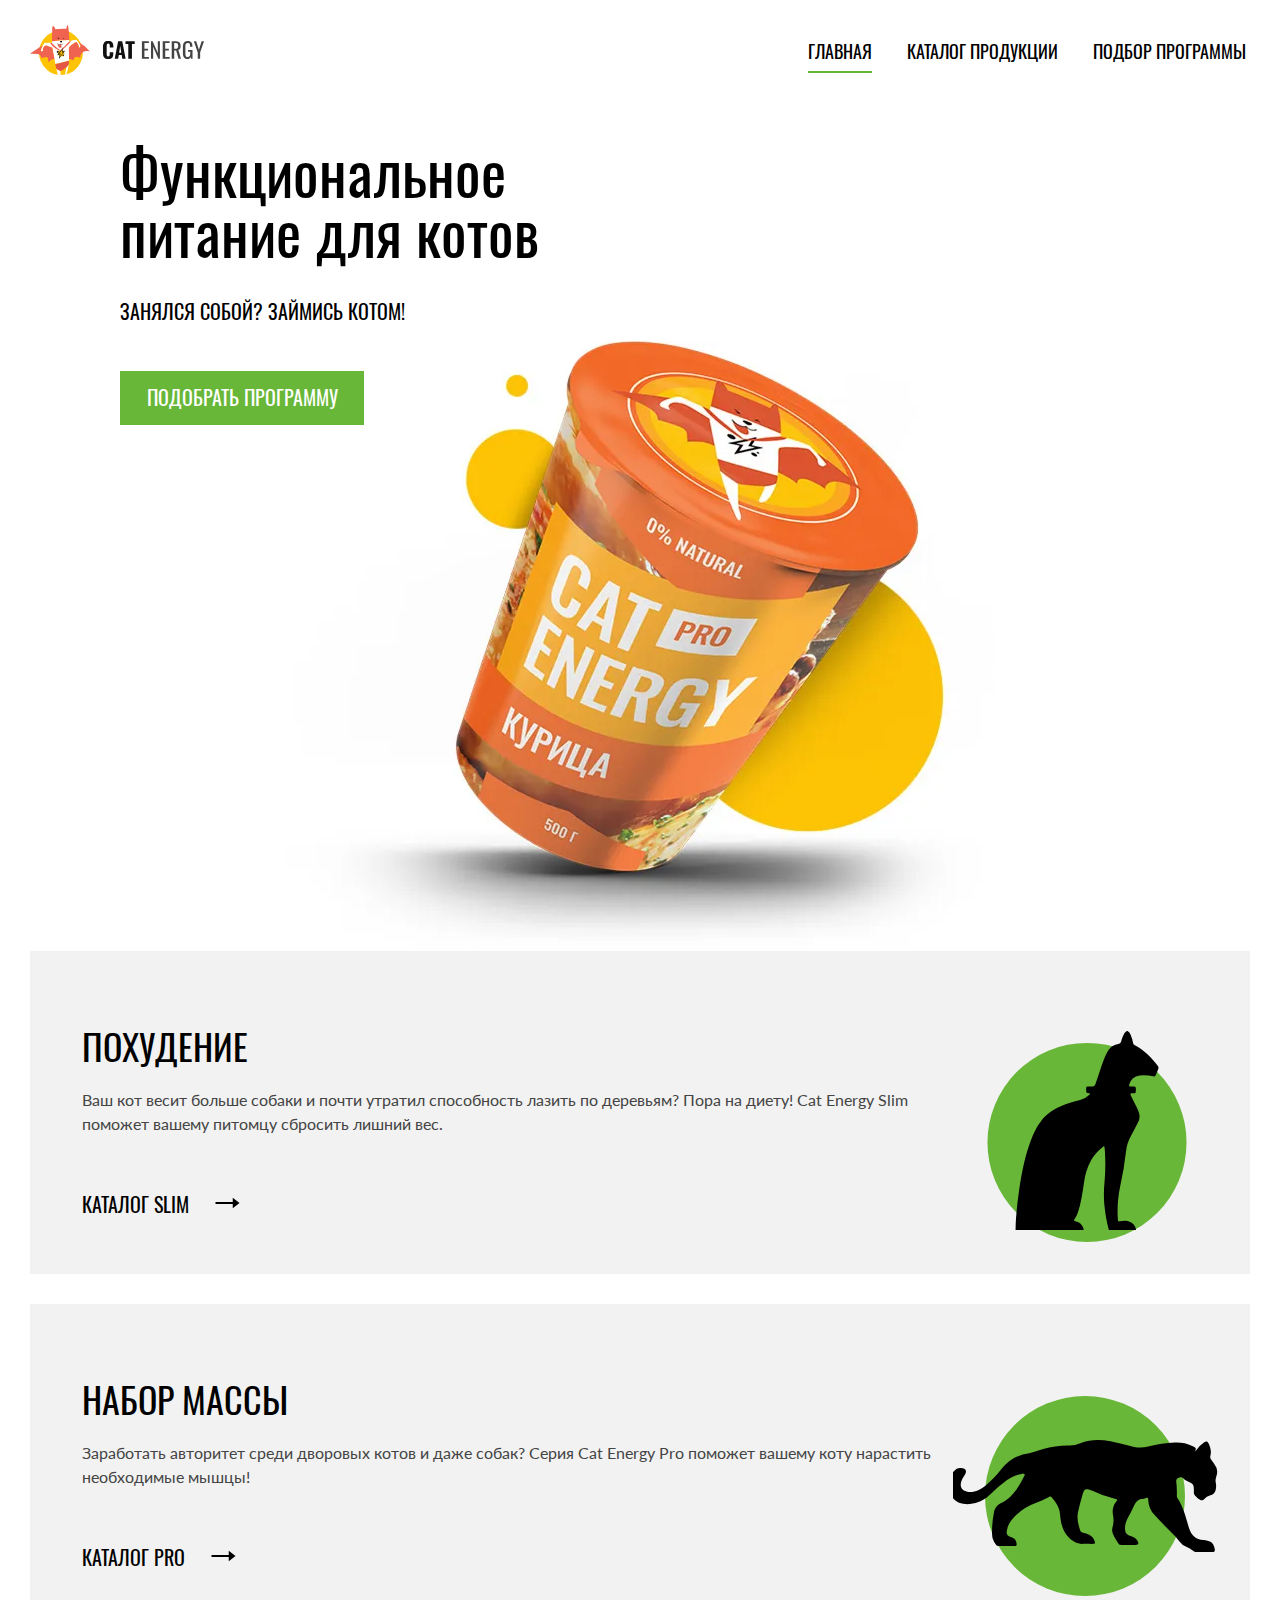
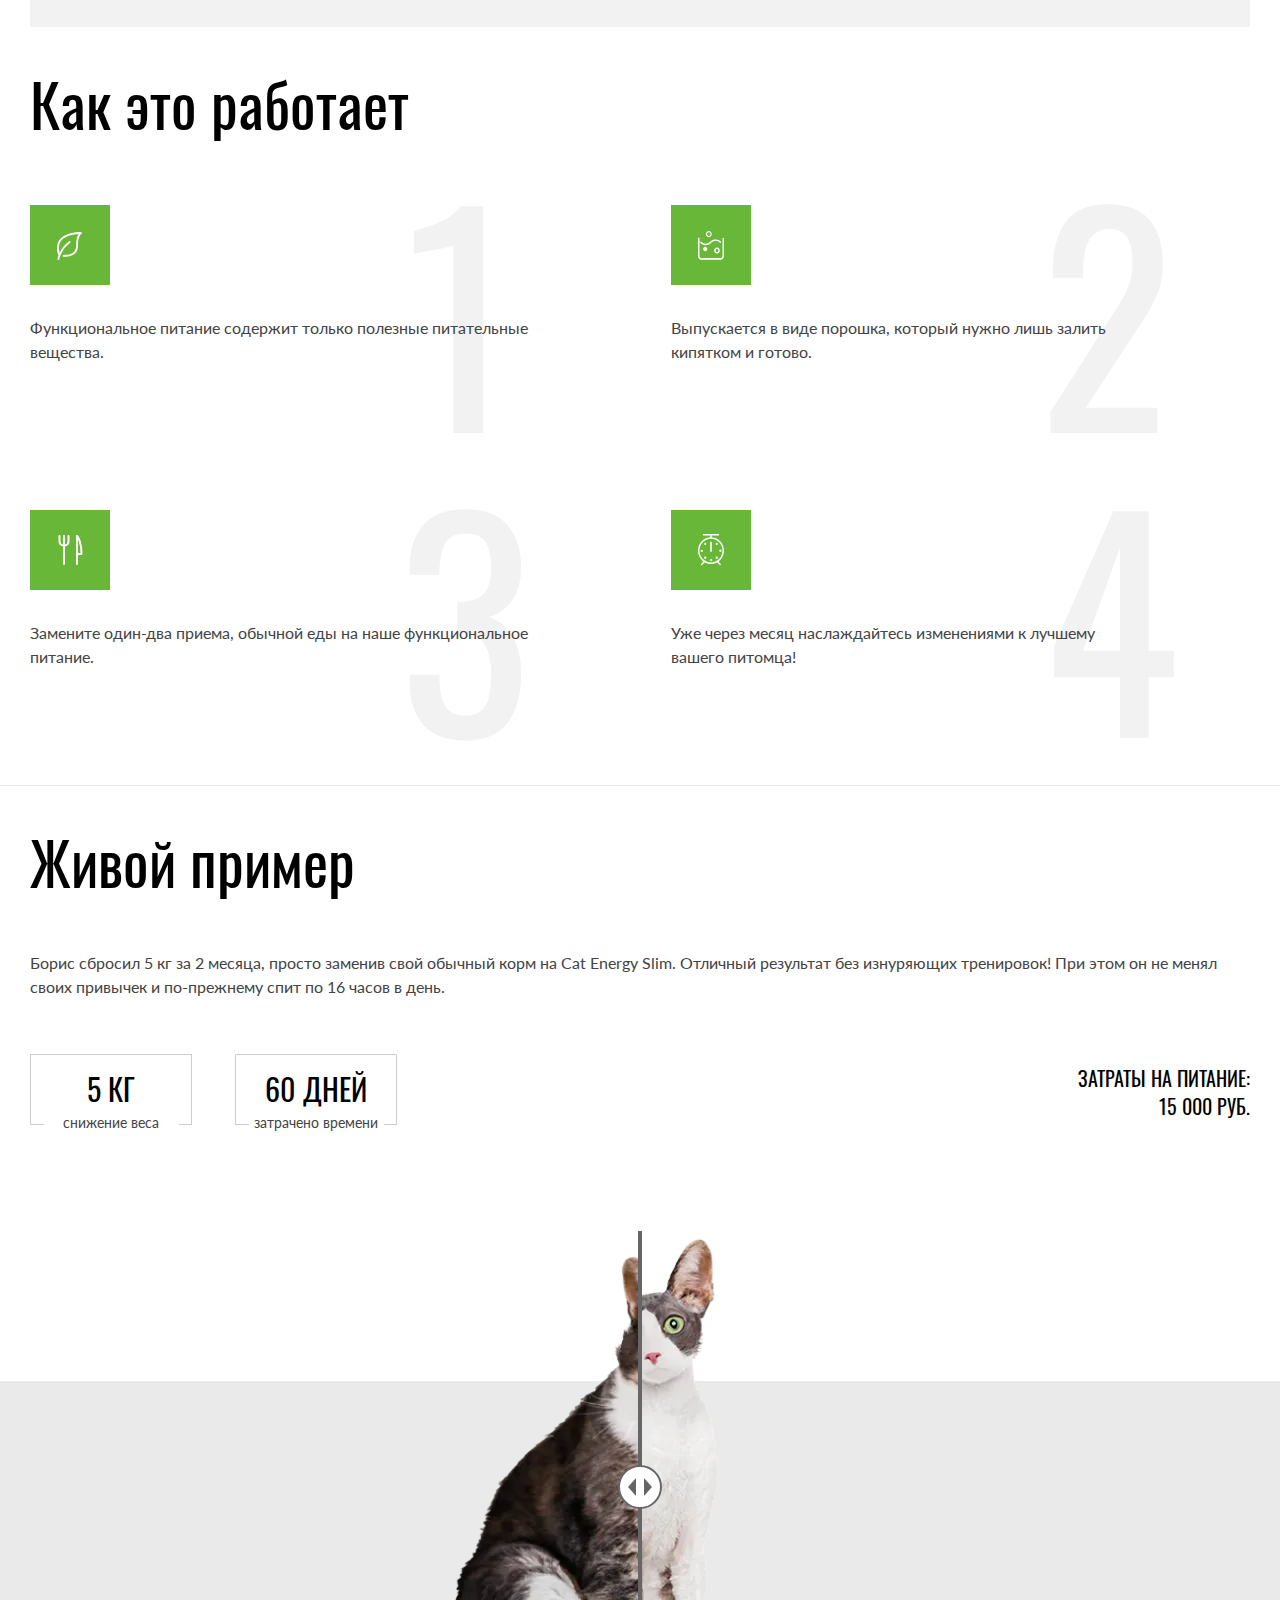
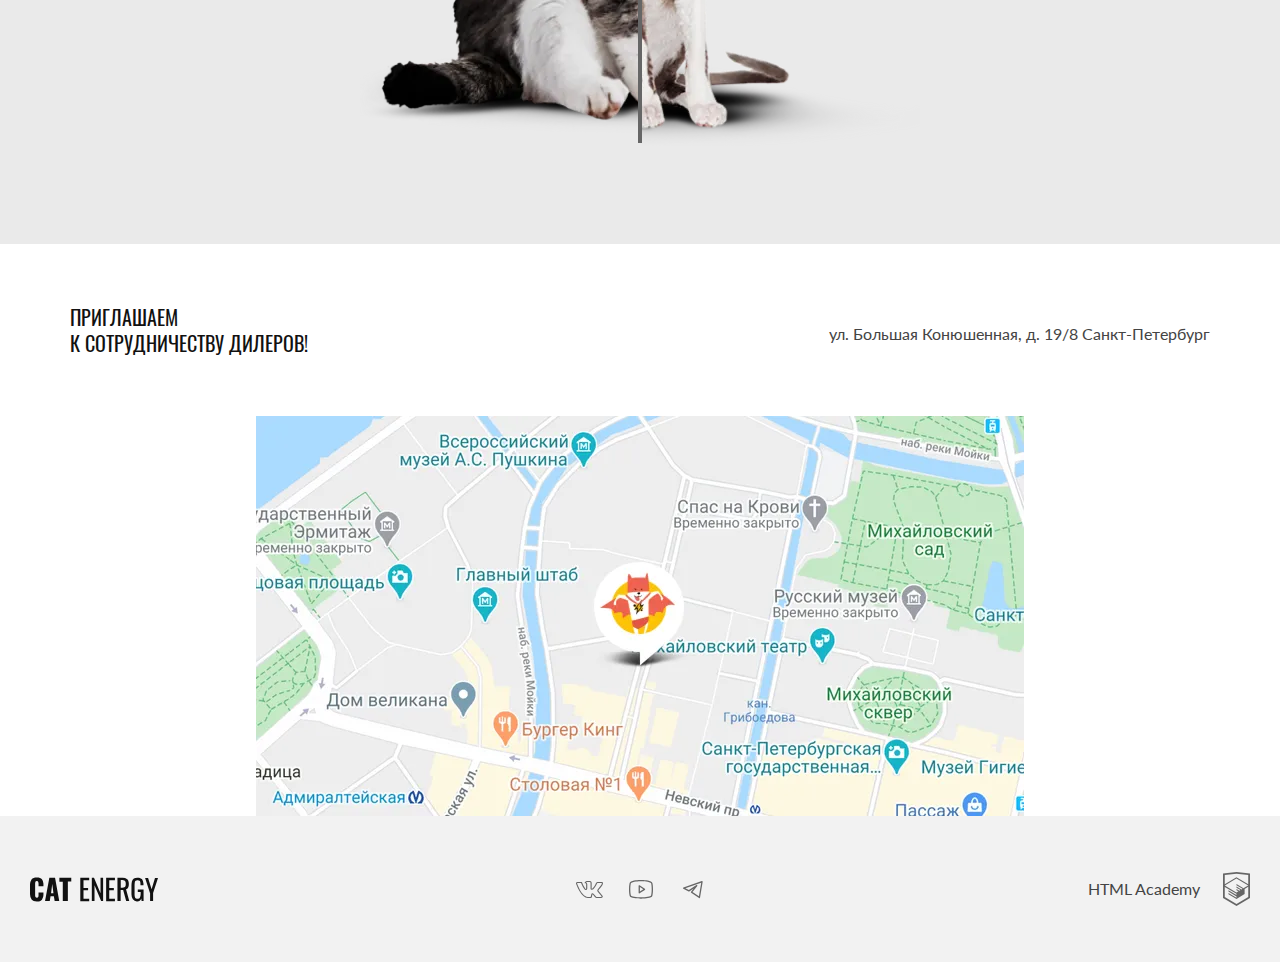
<file: index.html>
<!DOCTYPE html><html class="page" lang="ru"><head><meta charset="UTF-8"><title>Магазин кормов "Cat Energy"</title><link rel="icon" href="favicon.ico"><link rel="icon" href="favicons/favicon-cat.svg" type="image/svg+xml"><link rel="apple-touch-icon" sizes="180x180" href="/apple-icon-180x180.png"><link rel="manifest" href="manifest.webmanifest"><meta name="viewport" content="width=device-width,initial-scale=1"><link rel="stylesheet" href="styles/styles.css"><script src="scripts/index.js" defer="defer"></script><link rel="preload" href="./fonts/lato/Lato-Regular.woff2" type="font/woff2" as="font" crossorigin="anonymous"><link rel="preload" href="./fonts/oswald/oswaldregular.woff2" type="font/woff2" as="font" crossorigin="anonymous"></head><body class="page__body"><header class="main-header"><a class="main-header__logo" href="index.html"><picture><source type="image/svg+xml" media="(min-width:1440px)" srcset="images/logo-desktop.svg" width="202" height="59"><source type="image/svg+xml" media="(min-width:768px)" srcset="images/logo-tablet.svg" width="174" height="50"><img class="main-header__logo-image" src="images/logo-mobile.svg" width="33" height="38" alt="Сайт кормов Кэт Энерджи"></picture></a><a class="main-header__logo-name" href="index.html"><picture><img class="main-header__logo-image-name" src="images/logo-name.svg" width="110" height="19" alt="Сайт кормов Кэт Энерджи"></picture></a><nav class="main-nav"><button class="main-nav__toggle" type="button"><span class="visually-hidden">Открыть меню</span></button><ul class="main-nav__list site-list site-list--index"><li class="site-list__item site-list__item--active"><a class="site-list__link" href="index.html">Главная</a></li><li class="site-list__item"><a class="site-list__link" href="catalog.html">Каталог продукции</a></li><li class="site-list__item"><a class="site-list__link" href="#">Подбор программы</a></li></ul></nav></header><main class="main-container"><section class="main-container__hero hero"><div class="hero__wrapper"><div class="hero__container"><h1 class="hero__title">Функциональное питание для котов</h1><p class="hero__description">Занялся собой? Займись котом!</p></div></div><div class="hero__button-wrapper"><a class="hero__button button" href="#">Подобрать программу</a></div></section><section class="main-container__advantages advantages"><div class="advantages__container"><h2 class="visually-hidden">Наши преимущества</h2><ul class="advantages__list"><li class="advantages__item advantages__item--slim"><h3 class="advantages__item-title">Похудение</h3><p class="advantages__item-description">Ваш кот весит больше собаки и почти утратил способность лазить по деревьям? Пора на диету! Cat Energy Slim поможет вашему питомцу сбросить лишний вес.</p><a class="advantages__item-link" href="#">каталог Slim</a></li><li class="advantages__item advantages__item--pro"><h3 class="advantages__item-title">Набор массы</h3><p class="advantages__item-description">Заработать авторитет среди дворовых котов и даже собак? Серия Cat Energy Pro поможет вашему коту нарастить необходимые мышцы!</p><a class="advantages__item-link" href="#">каталог Pro</a></li></ul></div></section><section class="main-container__details details"><div class="details__container"><h2 class="details__title">Как это работает</h2><ul class="details__list"><li class="details__item details__item--use"><p class="details__item-description">Функциональное питание содержит только полезные питательные вещества.</p></li><li class="details__item details__item--compound"><p class="details__item-description">Выпускается в виде порошка, который нужно лишь залить кипятком и готово.</p></li><li class="details__item details__item--eat"><p class="details__item-description">Замените один-два приема, обычной еды на наше функциональное питание.</p></li><li class="details__item details__item--change"><p class="details__item-description">Уже через месяц наслаждайтесь изменениями к лучшему вашего&nbsp;питомца!</p></li></ul></div></section><section class="main-container__example example"><h2 class="example__title"><span class="example__title-box">Живой пример</span></h2><div class="example__container"><div class="example__wrapper"><p class="example__description">Борис сбросил 5 кг за 2 месяца, просто заменив свой обычный корм на Cat Energy Slim. Отличный результат без изнуряющих тренировок! При этом он не менял своих привычек и по-прежнему спит по 16 часов в день.</p><div class="example__canon canon"><dl class="canon__list"><div class="canon__wrapper"><dt class="canon__item-name">5 кг</dt><dd class="canon__item-description">снижение веса</dd></div><div class="canon__wrapper"><dt class="canon__item-name">60 дней</dt><dd class="canon__item-description">затрачено времени</dd></div></dl><dl class="canon__list-price"><dt class="canon__item-name-price">15 000 руб.</dt><dd class="canon__item-description-price">Затраты на питание:</dd></dl></div></div><div class="example__slider slider"><ul class="slider__list"><li class="slider__lever slider__lever--before"><picture><source type="image/webp" media="(min-width: 768px)" srcset="images/cat-tablet-before@1x.webp, images/cat-tablet-before@2x.webp 2x" width="560" height="512"><source type="image/webp" srcset="images/cat-mobile-before@1x.webp, images/cat-mobile-before@2x.webp 2x" width="280" height="256"><source media="(min-width:768px)" srcset="images/cat-tablet-before@1x.png, images/cat-tablet-before@2x.png 2x" type="image/png" width="560" height="512"><img class="slider__image" src="images/cat-mobile-before@1x.png" srcset="images/cat-mobile-before@2x.png 2x" alt="Пример" width="280" height="256"></picture></li><li class="slider__lever slider__lever--after"><picture><source type="image/webp" media="(min-width: 768px)" srcset="images/cat-tablet-after@1x.webp, images/cat-tablet-after@2x.webp 2x" width="560" height="512"><source type="image/webp" srcset="images/cat-mobile-after@1x.webp, images/cat-mobile-after@2x.webp 2x" width="280" height="256"><source media="(min-width:768px)" srcset="images/cat-tablet-after@1x.png, images/cat-tablet-after@2x.png 2x" type="image/png" width="560" height="512"><img class="slider__image" src="images/cat-mobile-after@1x.png" srcset="images/cat-mobile-after@2x.png 2x" alt="Пример" width="280" height="256"></picture></li></ul><button class="slider__toggle" type="button"><span class="visually-hidden">Кот до/после</span> <span class="slider__toggle-bg"></span></button></div></div></section></main><footer class="footer"><section class="footer__address"><h2 class="visually-hidden">Адрес</h2><div class="footer__box footer-box"><p class="footer-box__engagement">Приглашаем<br>к сотрудничеству дилеров!</p><address class="footer-box__address">ул. Большая Конюшенная, д. 19/8 <span class="footer-box__city">Санкт-Петербург</span></address></div><div class="footer__map map"><div class="map__google"><iframe src="https://www.google.com/maps/embed?pb=!1m18!1m12!1m3!1d1998.6037861610246!2d30.3230474!3d59.9387165!2m3!1f0!2f0!3f0!3m2!1i1024!2i768!4f13.1!3m3!1m2!1s0x4696310fca145cc1%3A0x42b32648d8238007!2z0JHQvtC70YzRiNCw0Y8g0JrQvtC90Y7RiNC10L3QvdCw0Y8g0YPQuy4sIDE5LzgsINCh0LDQvdC60YIt0J_QtdGC0LXRgNCx0YPRgNCzLCAxOTExODY!5e0!3m2!1sru!2sru!4v1723045613758!5m2!1sru!2sru" width="600" height="450" style="border:0;" allowfullscreen="" loading="lazy" referrerpolicy="no-referrer-when-downgrade"></iframe></div><div class="map__picture"><picture><source type="image/webp" media="(min-width:1440px)" srcset="images/location-desktop@1x.webp, images/location-desktop@2x.webp 2x" width="1440" height="400"><source type="image/webp" media="(min-width:768px)" srcset="images/location-tablet@1x.webp, images/location-tablet@2x.webp 2x" width="768" height="400"><source type="image/webp" srcset="images/location-mobile@1x.webp, images/location-mobile@2x.webp 2x" width="320" height="362"><source type="image/jpeg" media="(min-width:1440px)" srcset="images/location-desktop@1x.jpg, images/location-desktop@2x.jpg 2x" width="1440" height="400"><source type="image/jpeg" media="(min-width:768px)" srcset="images/location-tablet@1x.jpg, images/location-tablet@2x.jpg 2x" width="768" height="400"><img class="map__image" src="images/location-mobile@1x.jpg" srcset="images/location-mobile@2x.jpg 2x" alt="Карта" width="320" height="362"></picture></div></div></section><section class="footer__links"><h2 class="visually-hidden">Ссылки CAT ENERGY</h2><a class="footer__links-logo" href="index.html"><span class="visually-hidden">Логотип CAT ENERGY</span></a><div class="footer__social social"><ul class="social__list"><li class="social__item"><a class="social__link social__link--vkontakte" href="#"><span class="visually-hidden">ВКонтакте</span></a></li><li class="social__item"><a class="social__link social__link--youtube" href="#"><span class="visually-hidden">Ютуб</span></a></li><li class="social__item"><a class="social__link social__link--telegram" href="#"><span class="visually-hidden">Телеграм</span></a></li></ul></div><a class="footer__academy-link" href="https://htmlacademy.ru/">HTML Academy</a></section></footer></body></html>
</file>
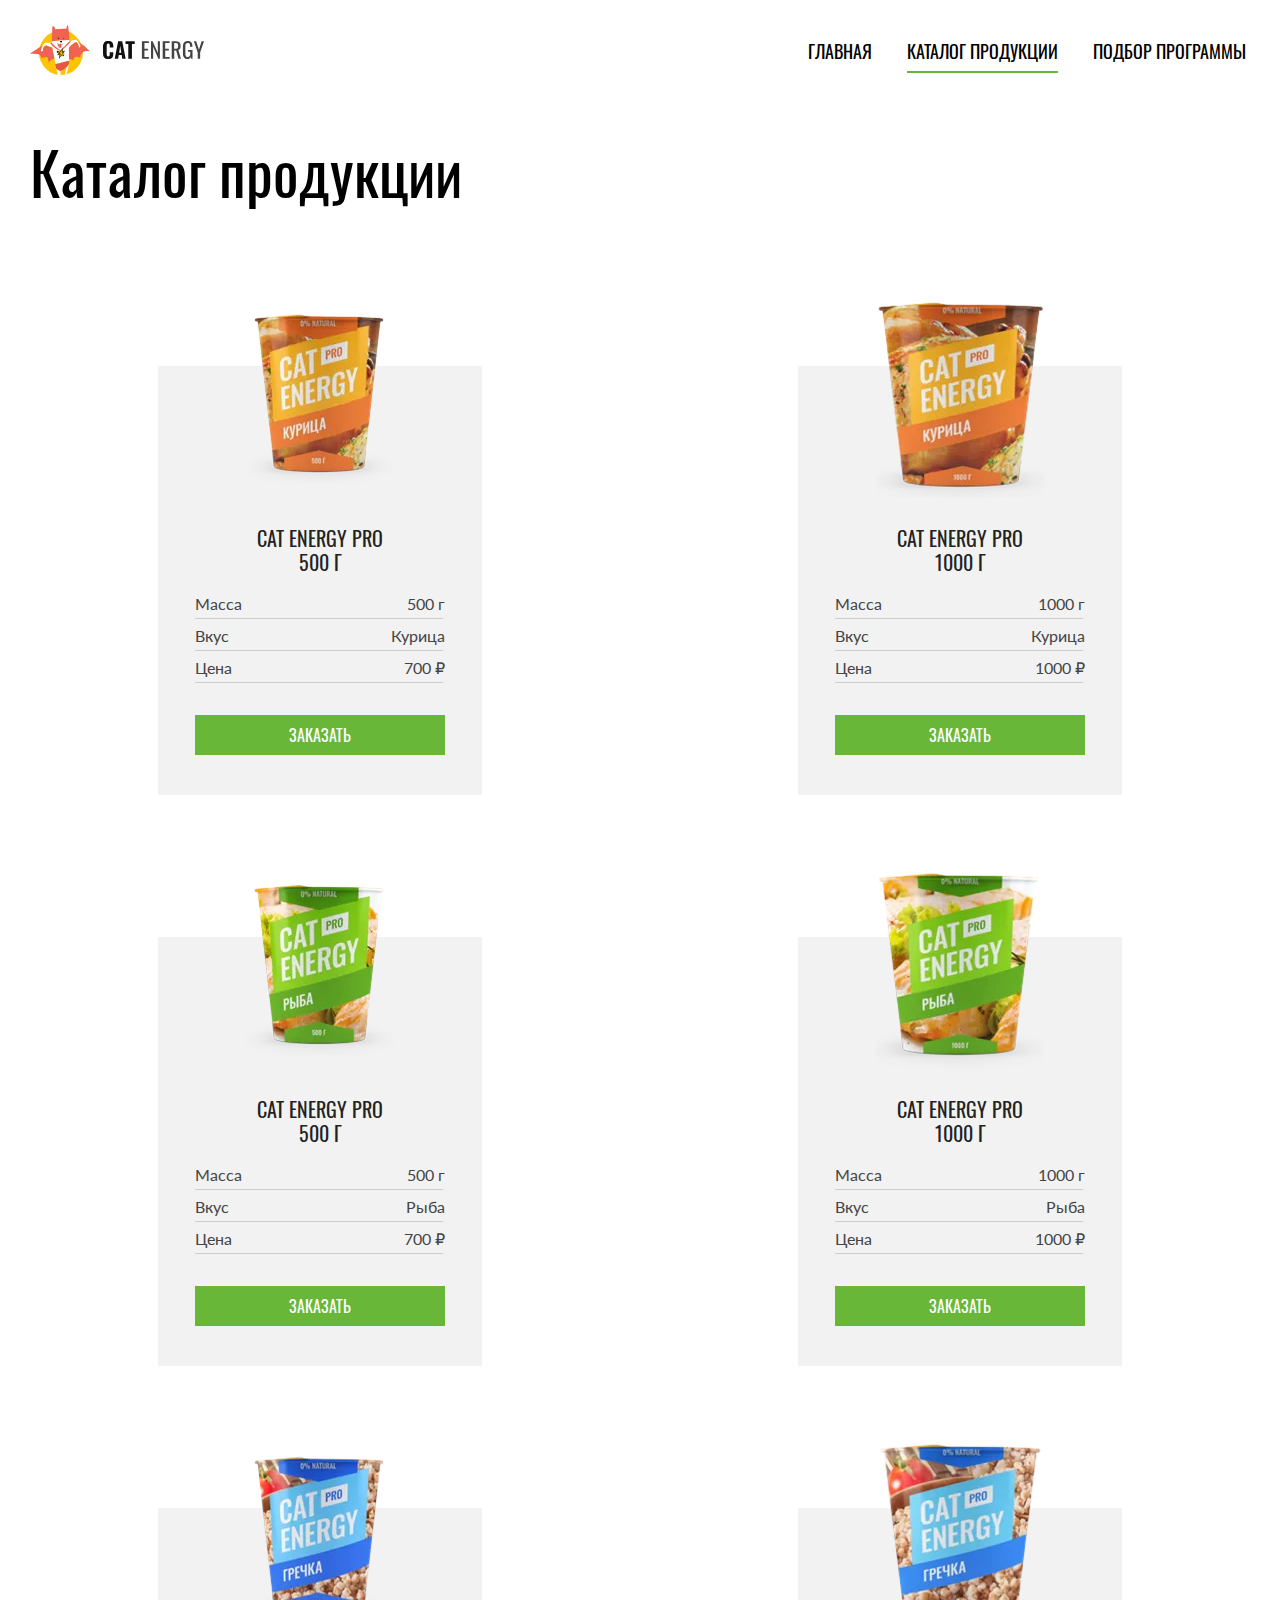
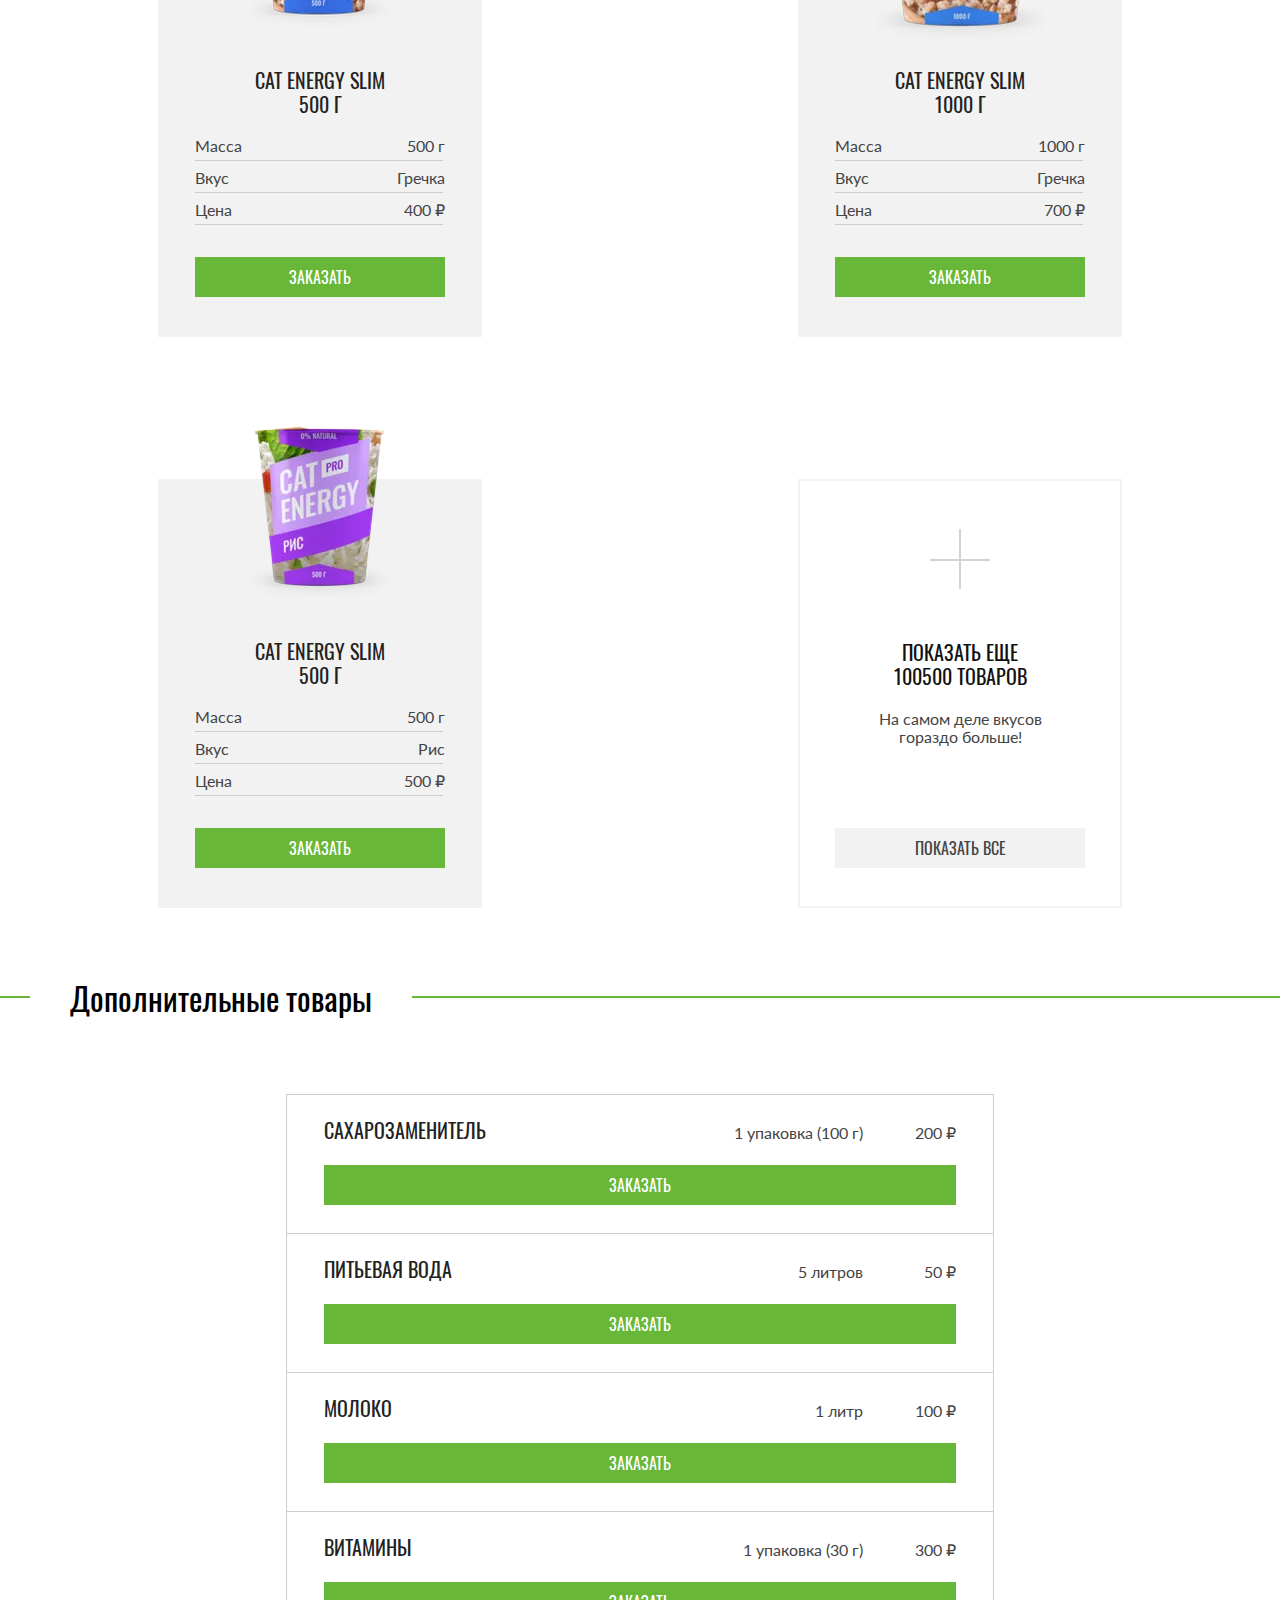
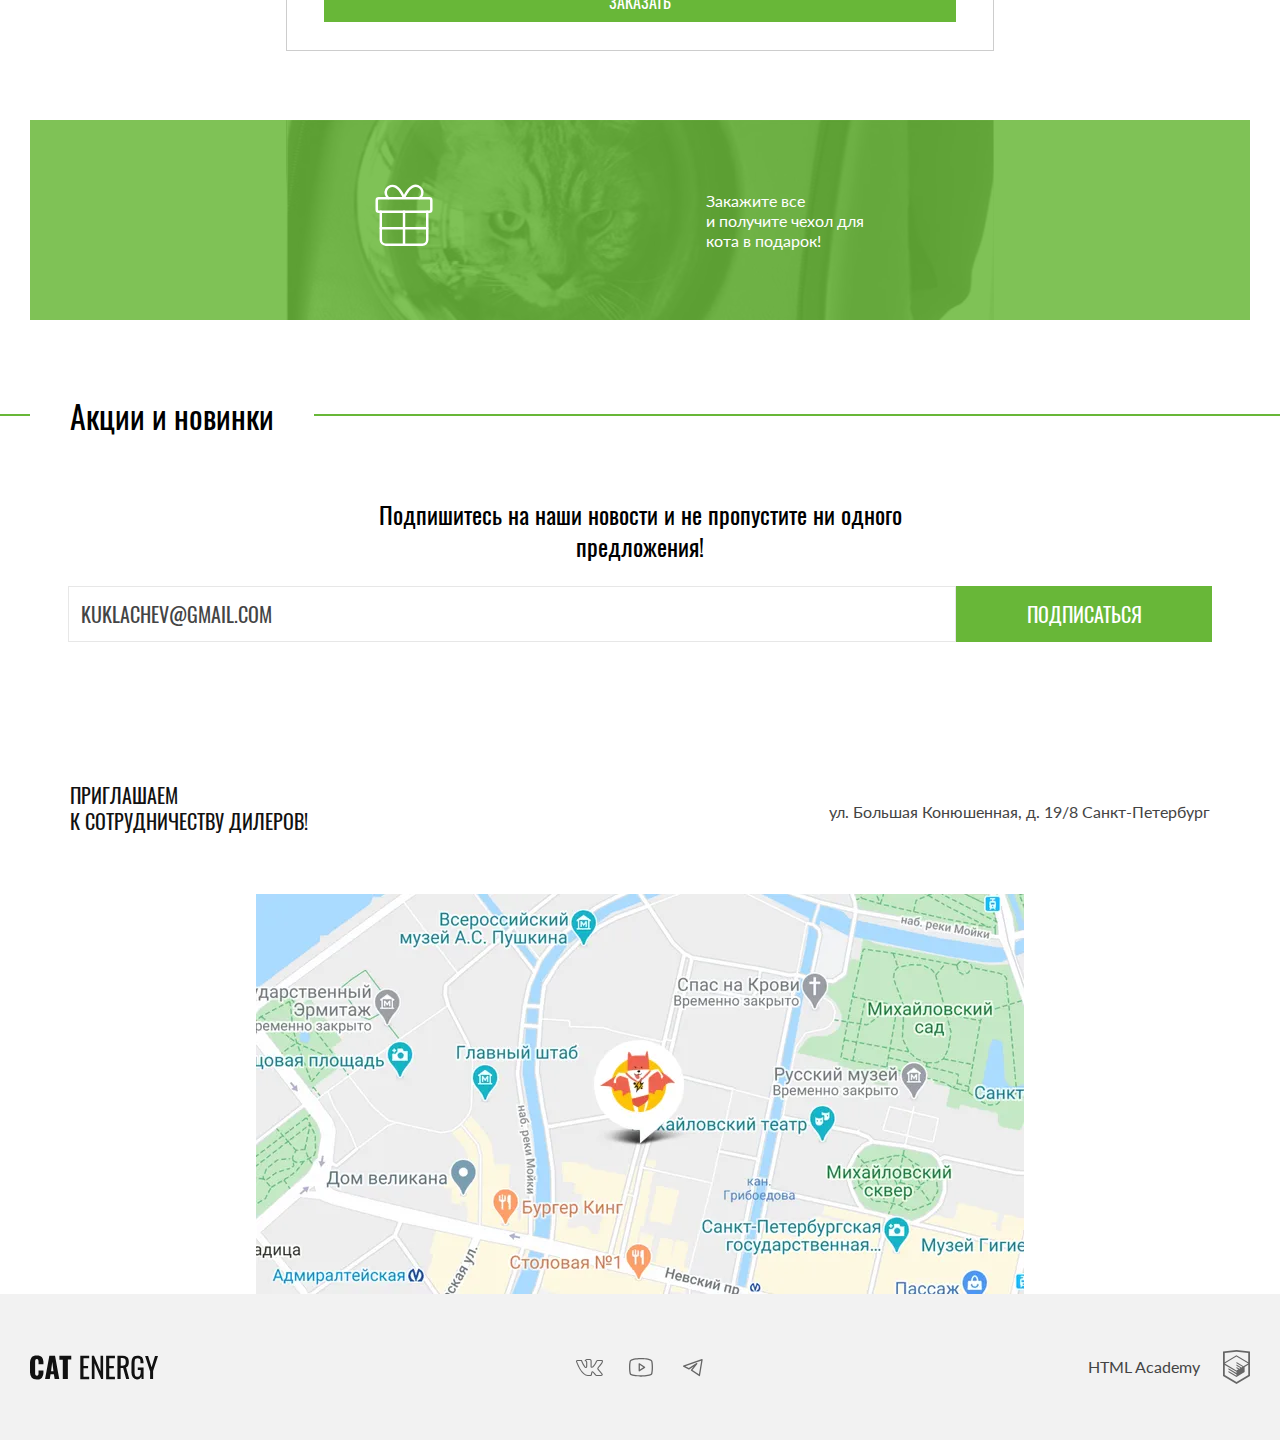
<file: catalog.html>
<!DOCTYPE html><html class="page" lang="ru"><head><meta charset="UTF-8"><title>Магазин кормов "Cat Energy"</title><link rel="icon" href="favicon.ico"><link rel="icon" href="favicons/favicon-cat.svg" type="image/svg+xml"><link rel="apple-touch-icon" sizes="180x180" href="/apple-icon-180x180.png"><link rel="manifest" href="manifest.webmanifest"><meta name="viewport" content="width=device-width,initial-scale=1"><link rel="stylesheet" href="styles/styles.css"><script src="scripts/index.js" defer="defer"></script><link rel="preload" href="./fonts/lato/Lato-Regular.woff2" type="font/woff2" as="font" crossorigin="anonymous"><link rel="preload" href="./fonts/oswald/oswaldregular.woff2" type="font/woff2" as="font" crossorigin="anonymous"></head><body class="page__body"><header class="main-header"><a class="main-header__logo" href="index.html"><picture><source type="image/svg+xml" media="(min-width:1440px)" srcset="images/logo-desktop.svg" width="202" height="59"><source type="image/svg+xml" media="(min-width:768px)" srcset="images/logo-tablet.svg" width="174" height="50"><img class="main-header__logo-image" src="images/logo-mobile.svg" width="33" height="38" alt="Сайт кормов Кэт Энерджи"></picture></a><a class="main-header__logo-name" href="index.html"><picture><img class="main-header__logo-image-name" src="images/logo-name.svg" width="110" height="19" alt="Сайт кормов Кэт Энерджи"></picture></a><nav class="main-nav"><button class="main-nav__toggle" type="button"><span class="visually-hidden">Открыть меню</span></button><ul class="main-nav__list site-list"><li class="site-list__item"><a class="site-list__link" href="index.html">Главная</a></li><li class="site-list__item site-list__item--active"><a class="site-list__link" href="catalog.html">Каталог продукции</a></li><li class="site-list__item"><a class="site-list__link" href="#">Подбор программы</a></li></ul></nav></header><main class="inner-wrapper"><section class="inner-wrapper__catalog catalog"><h1 class="catalog__title">Каталог продукции</h1><ul class="catalog__list"><li class="catalog__item main-card"><div class="main-card__wrapper"><a class="main-card__link" href="#"><picture class="main-card__picture"><source type="image/webp" media="(min-width:768px)" srcset="images/chicken500-tablet@1x.webp, images/chicken500-tablet@2x.webp 2x" width="169" height="210"><source type="image/png" media="(min-width:768px)" srcset="images/chicken500-tablet@1x.webp, images/chicken500-tablet@2x.webp 2x" width="169" height="210"><source type="image/webp" srcset="images/chicken500-mobile@1x.webp, images/chicken500-mobile@2x.webp 2x" width="140" height="107"><img class="main-card__image" src="images/chicken500-mobile@1x.png" srcset="images/chicken500-mobile@2x.png 2x" alt="Упаковка курица 500 грамм" width="140" height="107"></picture></a><a class="main-card__name" href="#">cat energy pro 500 г</a><dl class="main-card__list"><dt class="main-card__item-name">Масса</dt><dd class="main-card__item-description">500 г</dd><dt class="main-card__item-name">Вкус</dt><dd class="main-card__item-description">Курица</dd><dt class="main-card__item-name">Цена</dt><dd class="main-card__item-description">700 ₽</dd></dl></div><a class="catalog__item-link button" href="#">заказать</a></li><li class="catalog__item main-card"><div class="main-card__wrapper"><a class="main-card__link" href="#"><picture class="main-card__picture"><source type="image/webp" media="(min-width:768px)" srcset="images/chicken1000-tablet@1x.webp, images/chicken1000-tablet@2x.webp 2x" width="169" height="210"><source type="image/png" media="(min-width:768px)" srcset="images/chicken1000-tablet@1x.webp, images/chicken1000-tablet@2x.webp 2x" width="169" height="210"><source type="image/webp" srcset="images/chicken1000-mobile@1x.webp, images/chicken1000-mobile@2x.webp 2x" width="140" height="107"><img class="main-card__image" src="images/chicken1000-mobile@1x.png" srcset="images/chicken1000-mobile@2x.png 2x" alt="Упаковка курица 1000 грамм" width="140" height="107"></picture></a><a class="main-card__name" href="#">cat energy pro 1000 г</a><dl class="main-card__list"><dt class="main-card__item-name">Масса</dt><dd class="main-card__item-description">1000 г</dd><dt class="main-card__item-name">Вкус</dt><dd class="main-card__item-description">Курица</dd><dt class="main-card__item-name">Цена</dt><dd class="main-card__item-description">1000 ₽</dd></dl></div><a class="catalog__item-link button" href="#">заказать</a></li><li class="catalog__item main-card"><div class="main-card__wrapper"><a class="main-card__link" href="#"><picture class="main-card__picture"><source type="image/webp" media="(min-width:768px)" srcset="images/fish500-tablet@1x.webp, images/fish500-tablet@2x.webp 2x" width="169" height="210"><source type="image/png" media="(min-width:768px)" srcset="images/fish500-tablet@1x.webp, images/fish500-tablet@2x.webp 2x" width="169" height="210"><source type="image/webp" srcset="images/fish500-mobile@1x.webp, images/fish500-mobile@2x.webp 2x" width="140" height="107"><img class="main-card__image" src="images/fish500-mobile@1x.png" srcset="images/fish500-mobile@2x.png 2x" alt="Упаковка рыба 500 грамм" width="140" height="107"></picture></a><a class="main-card__name" href="#">cat energy pro 500 г</a><dl class="main-card__list"><dt class="main-card__item-name">Масса</dt><dd class="main-card__item-description">500 г</dd><dt class="main-card__item-name">Вкус</dt><dd class="main-card__item-description">Рыба</dd><dt class="main-card__item-name">Цена</dt><dd class="main-card__item-description">700 ₽</dd></dl></div><a class="catalog__item-link button" href="#">заказать</a></li><li class="catalog__item main-card"><div class="main-card__wrapper"><a class="main-card__link" href="#"><picture class="main-card__picture"><source type="image/webp" media="(min-width:768px)" srcset="images/fish1000-tablet@1x.webp, images/fish1000-tablet@2x.webp 2x" width="169" height="210"><source type="image/png" media="(min-width:768px)" srcset="images/fish1000-tablet@1x.webp, images/fish1000-tablet@2x.webp 2x" width="169" height="210"><source type="image/webp" srcset="images/fish1000-mobile@1x.webp, images/fish1000-mobile@2x.webp 2x" width="140" height="107"><img class="main-card__image" src="images/fish1000-mobile@1x.png" srcset="images/fish1000-mobile@2x.png 2x" alt="Упаковка рыба 1000 грамм" width="140" height="107"></picture></a><a class="main-card__name" href="#">cat energy pro 1000 г</a><dl class="main-card__list"><dt class="main-card__item-name">Масса</dt><dd class="main-card__item-description">1000 г</dd><dt class="main-card__item-name">Вкус</dt><dd class="main-card__item-description">Рыба</dd><dt class="main-card__item-name">Цена</dt><dd class="main-card__item-description">1000 ₽</dd></dl></div><a class="catalog__item-link button" href="#">заказать</a></li><li class="catalog__item main-card"><div class="main-card__wrapper"><a class="main-card__link" href="#"><picture class="main-card__picture"><source type="image/webp" media="(min-width:768px)" srcset="images/buckwheat500-tablet@1x.webp, images/buckwheat500-tablet@2x.webp 2x" width="169" height="210"><source type="image/png" media="(min-width:768px)" srcset="images/buckwheat500-tablet@1x.webp, images/buckwheat500-tablet@2x.webp 2x" width="169" height="210"><source type="image/webp" srcset="images/buckwheat500-mobile@1x.webp, images/buckwheat500-mobile@2x.webp 2x" width="140" height="107"><img class="main-card__image" src="images/buckwheat500-mobile@1x.png" srcset="images/buckwheat500-mobile@2x.png 2x" alt="Упаковка гречка 500 грамм" width="140" height="107"></picture></a><a class="main-card__name" href="#">cat energy slim 500 г</a><dl class="main-card__list"><dt class="main-card__item-name">Масса</dt><dd class="main-card__item-description">500 г</dd><dt class="main-card__item-name">Вкус</dt><dd class="main-card__item-description">Гречка</dd><dt class="main-card__item-name">Цена</dt><dd class="main-card__item-description">400 ₽</dd></dl></div><a class="catalog__item-link button" href="#">заказать</a></li><li class="catalog__item main-card"><div class="main-card__wrapper"><a class="main-card__link" href="#"><picture class="main-card__picture"><source type="image/webp" media="(min-width:768px)" srcset="images/buckwheat1000-tablet@1x.webp, images/buckwheat1000-tablet@2x.webp 2x" width="169" height="210"><source type="image/png" media="(min-width:768px)" srcset="images/buckwheat1000-tablet@1x.webp, images/buckwheat1000-tablet@2x.webp 2x" width="169" height="210"><source type="image/webp" srcset="images/buckwheat1000-mobile@1x.webp, images/buckwheat1000-mobile@2x.webp 2x" width="140" height="107"><img class="main-card__image" src="images/buckwheat1000-mobile@1x.png" srcset="images/buckwheat1000-mobile@2x.png 2x" alt="Упаковка гречка 1000 грамм" width="140" height="107"></picture></a><a class="main-card__name" href="#">cat energy slim 1000 г</a><dl class="main-card__list"><dt class="main-card__item-name">Масса</dt><dd class="main-card__item-description">1000 г</dd><dt class="main-card__item-name">Вкус</dt><dd class="main-card__item-description">Гречка</dd><dt class="main-card__item-name">Цена</dt><dd class="main-card__item-description">700 ₽</dd></dl></div><a class="catalog__item-link button" href="#">заказать</a></li><li class="catalog__item main-card"><div class="main-card__wrapper"><a class="main-card__link" href="#"><picture class="main-card__picture"><source type="image/webp" media="(min-width:768px)" srcset="images/rice500-tablet@1x.webp, images/rice500-tablet@2x.webp 2x" width="169" height="210"><source type="image/png" media="(min-width:768px)" srcset="images/rice500-tablet@1x.webp, images/rice500-tablet@2x.webp 2x" width="169" height="210"><source type="image/webp" srcset="images/rice500-mobile@1x.webp, images/rice500-mobile@2x.webp 2x" width="140" height="107"><img class="main-card__image" src="images/rice500-mobile@1x.png" srcset="images/rice500-mobile@2x.png 2x" alt="Упаковка рис 500 грамм" width="140" height="107"></picture></a><a class="main-card__name" href="#">cat energy slim 500 г</a><dl class="main-card__list"><dt class="main-card__item-name">Масса</dt><dd class="main-card__item-description">500 г</dd><dt class="main-card__item-name">Вкус</dt><dd class="main-card__item-description">Рис</dd><dt class="main-card__item-name">Цена</dt><dd class="main-card__item-description">500 ₽</dd></dl></div><a class="catalog__item-link button" href="#">заказать</a></li><li class="catalog__item main-card-add"><div class="main-card-add__wrapper"><p class="main-card-add__name">показать еще 100500 товаров</p><p class="main-card-add__description">На самом деле вкусов гораздо больше!</p><a class="catalog__item-add-link button" href="#">показать все</a></div></li></ul></section><section class="inner-wrapper__additional-catalog additional-catalog"><h2 class="additional-catalog__title">Дополнительные товары</h2><div class="additional-catalog__wrapper"><ul class="additional-catalog__list"><li class="additional-catalog__item additional-card"><h3 class="additional-card__title">сахарозаменитель</h3><dl class="additional-card__list"><dt class="additional-card__item-name">1 упаковка (100 г)</dt><dd class="additional-card__item-description">200 ₽</dd></dl><a class="additional-card__link button" href="#">заказать</a></li><li class="additional-catalog__item additional-card"><h3 class="additional-card__title">питьевая вода</h3><dl class="additional-card__list"><dt class="additional-card__item-name">5 литров</dt><dd class="additional-card__item-description">50 ₽</dd></dl><a class="additional-card__link button" href="#">заказать</a></li><li class="additional-catalog__item additional-card"><h3 class="additional-card__title">молоко</h3><dl class="additional-card__list"><dt class="additional-card__item-name">1 литр</dt><dd class="additional-card__item-description">100 ₽</dd></dl><a class="additional-card__link button" href="#">заказать</a></li><li class="additional-catalog__item additional-card"><h3 class="additional-card__title">витамины</h3><dl class="additional-card__list"><dt class="additional-card__item-name">1 упаковка (30 г)</dt><dd class="additional-card__item-description">300 ₽</dd></dl><a class="additional-card__link button" href="#">заказать</a></li></ul><p class="additional-catalog__description"><span class="additional-catalog__description-wrapper">Закажите все<br>и получите чехол для кота в подарок!</span></p></div></section><section class="inner-wrapper__stock stock"><h2 class="stock__title">Акции и новинки</h2><p class="stock__description">Подпишитесь на наши новости и не пропустите ни одного предложения!</p><form class="stock__form" action="https://echo.htmlacademy.ru/" method="post"><input class="stock__field" type="email" id="stock-field" placeholder="введите e-mail" value="kuklachev@gmail.com" name="stock-post" required> <label class="stock__label visually-hidden" for="stock-field">введите e-mail</label> <button class="stock__button button" type="submit">подписаться</button></form></section></main><footer class="footer"><section class="footer__address"><h2 class="visually-hidden">Адрес</h2><div class="footer__box footer-box"><p class="footer-box__engagement">Приглашаем<br>к сотрудничеству дилеров!</p><address class="footer-box__address">ул. Большая Конюшенная, д. 19/8 <span class="footer-box__city">Санкт-Петербург</span></address></div><div class="footer__map map"><div class="map__google"><iframe src="https://www.google.com/maps/embed?pb=!1m18!1m12!1m3!1d1998.6037861610246!2d30.3230474!3d59.9387165!2m3!1f0!2f0!3f0!3m2!1i1024!2i768!4f13.1!3m3!1m2!1s0x4696310fca145cc1%3A0x42b32648d8238007!2z0JHQvtC70YzRiNCw0Y8g0JrQvtC90Y7RiNC10L3QvdCw0Y8g0YPQuy4sIDE5LzgsINCh0LDQvdC60YIt0J_QtdGC0LXRgNCx0YPRgNCzLCAxOTExODY!5e0!3m2!1sru!2sru!4v1723045613758!5m2!1sru!2sru" width="600" height="450" style="border:0;" allowfullscreen="" loading="lazy" referrerpolicy="no-referrer-when-downgrade"></iframe></div><div class="map__picture"><picture><source type="image/webp" media="(min-width:1440px)" srcset="images/location-desktop@1x.webp, images/location-desktop@2x.webp 2x" width="1440" height="400"><source type="image/webp" media="(min-width:768px)" srcset="images/location-tablet@1x.webp, images/location-tablet@2x.webp 2x" width="768" height="400"><source type="image/webp" srcset="images/location-mobile@1x.webp, images/location-mobile@2x.webp 2x" width="320" height="362"><source type="image/jpeg" media="(min-width:1440px)" srcset="images/location-desktop@1x.jpg, images/location-desktop@2x.jpg 2x" width="1440" height="400"><source type="image/jpeg" media="(min-width:768px)" srcset="images/location-tablet@1x.jpg, images/location-tablet@2x.jpg 2x" width="768" height="400"><img class="map__image" src="images/location-mobile@1x.jpg" srcset="images/location-mobile@2x.jpg 2x" alt="Карта" width="320" height="362"></picture></div></div></section><section class="footer__links"><h2 class="visually-hidden">Ссылки CAT ENERGY</h2><a class="footer__links-logo" href="index.html"><span class="visually-hidden">Логотип CAT ENERGY</span></a><div class="footer__social social"><ul class="social__list"><li class="social__item"><a class="social__link social__link--vkontakte" href="#"><span class="visually-hidden">ВКонтакте</span></a></li><li class="social__item"><a class="social__link social__link--youtube" href="#"><span class="visually-hidden">Ютуб</span></a></li><li class="social__item"><a class="social__link social__link--telegram" href="#"><span class="visually-hidden">Телеграм</span></a></li></ul></div><a class="footer__academy-link" href="https://htmlacademy.ru/">HTML Academy</a></section></footer></body></html>
</file>
<file: styles/styles.css>
.visually-hidden{clip:rect(0 0 0 0);border:0;width:1px;height:1px;margin:-1px;padding:0;position:absolute;overflow:hidden}@font-face{font-family:Oswald;font-weight:400;font-style:normal;font-display:swap;src:url(../fonts/oswald/oswaldregular.woff2)format("woff2")}@font-face{font-family:Lato;font-weight:400;font-style:normal;font-display:swap;src:url(../fonts/lato/Lato-Regular.woff2)format("woff2")}.button{color:#fff;text-transform:uppercase;text-align:center;background-color:#68b738;padding:10px;font-family:Oswald,Arial,sans-serif;font-size:16px;font-weight:400;line-height:20px;text-decoration:none;display:block}.button:hover{background-color:#5eaa2f}.button:focus{background-color:#5eaa2f;outline:none}.button:active{color:#ffffff4d;background-color:#5eaa2f}.page__body{color:#444;margin:0;padding:0;font-family:Lato,Verdana,sans-serif;font-size:14px;font-weight:400;line-height:18px}@media (width>=768px){.page__body{font-size:16px;line-height:24px}}@media (width>=1440px){.page__body{margin:0 auto;padding-top:55px}}.main-header{width:100%;padding-top:65px}@media (width>=768px){.main-header{box-sizing:border-box;background:0 0;justify-content:space-between;align-items:center;padding:25px 34px 0 30px;display:flex}}@media (width>=1440px){.main-header{width:1220px;margin:0 auto;padding:0}}.main-header__logo{position:absolute;top:13px;left:20px}@media (width>=768px){.main-header__logo{position:unset;margin:0 30px 0 0}}.main-header__logo:hover{opacity:.8}.main-header__logo:focus{opacity:.8;outline:none}.main-header__logo:active{opacity:.6}.main-header__logo-name{display:block;position:absolute;top:25px;left:50vw;transform:translate(-50%)}@media (width>=768px){.main-header__logo-name{display:none}}.main-header__logo-name:hover{opacity:.8}.main-header__logo-name:focus{opacity:.8;outline:none}.main-header__logo-name:active{opacity:.6}@media (width>=768px){.main-nav{border:none;position:relative}}.main-nav__toggle{cursor:pointer;border:none;width:25px;height:24px;display:none;position:absolute;top:20px;right:21px}.main-nav--opened .main-nav__toggle{background:url(../icons/stack.svg#icon-menu-cross) 50% no-repeat;width:18px;height:18px;display:block;top:22px;right:20px}@media (width>=768px){.main-nav--opened .main-nav__toggle{display:none}}.main-nav--closed .main-nav__toggle{background:url(../icons/stack.svg#icon-menu-lines) 50% no-repeat;display:block}@media (width>=768px){.main-nav--closed .main-nav__toggle{display:none}}.main-nav__list{border-top:1px solid #e6e6e6;list-style:none}@media (width>=768px){.main-nav__list{background:0 0;border:none;flex-wrap:wrap;justify-content:flex-end;gap:35px;display:flex;position:relative;top:0}}.main-nav--closed .main-nav__list{display:none}@media (width>=768px){.main-nav--closed .main-nav__list{background:0 0;border:none;flex-wrap:wrap;justify-content:flex-end;gap:35px;display:flex;position:relative;top:0}}.main-nav--opened .main-nav__list{z-index:5;background-color:#fff;width:100%;display:block;position:absolute;top:65px;left:0}@media (width>=768px){.main-nav--opened .main-nav__list{background:0 0;border:none;flex-wrap:wrap;justify-content:flex-end;gap:35px;display:flex;position:relative;top:0}}.site-list{margin:0;padding:0;list-style:none}@media (width>=1440px){.site-list{width:500px}}.site-list__item{text-align:center;border-bottom:1px solid #e6e6e6;padding:21px 15px}@media (width>=768px){.site-list__item{border:none;padding:6px 0}.site-list__item--active{border-bottom:2px solid #68b738}}@media (width>=1440px){.site-list--index .site-list__item--active{border-bottom:2px solid #fff}}.site-list__link{color:#000;text-transform:uppercase;font-family:Oswald,Arial,sans-serif;font-size:20px;font-weight:400;line-height:20px;text-decoration:none}@media (width>=768px){.site-list__link{font-size:18px;line-height:24px}}@media (width>=1440px){.site-list__link{font-size:20px;line-height:30px}.site-list--index .site-list__link{color:#fff}}.site-list__link:hover{opacity:.6}.site-list__link:focus{opacity:.6;outline:none}.site-list__link:active{opacity:.3}@media (width>=768px){.main-container{padding-top:60px}}@media (width>=1440px){.main-container{padding-top:104px}}.hero{margin-bottom:20px}@media (width>=768px){.hero{margin:0}}@media (width>=1440px){.hero{margin-bottom:82px}.hero:before{content:"";z-index:-5;background-color:#68b738d9;width:50%;height:694px;position:absolute;top:0;left:50%}.hero:after{content:"";z-index:-10;background:-webkit-image-set(url(../images/index-background-desktop@1x.webp) 1x,url(../images/index-background-desktop@1x.jpeg) 1x) no-repeat;background:image-set("../images/index-background-desktop@1x.webp" 1x,"../images/index-background-desktop@1x.jpeg" 1x) no-repeat;width:50%;height:694px;display:block;position:absolute;top:0;left:50%}}@media (width>=1440px) and (resolution>=2dppx){.hero:after{background-image:-webkit-image-set(url(../../images/index-background-desktop@2x.webp) 2x,url(../../images/index-background-desktop@2x.jpeg) 2x);background-image:image-set("../../images/index-background-desktop@2x.webp" 2x,"../../images/index-background-desktop@2x.jpeg" 2x);width:50%;height:694px}}.hero__container{background-color:#68b738d9;padding:27px 35px 164px;position:relative}@media (width>=768px){.hero__container{background:0 0;padding:0;position:relative}}@media (width>=1440px){.hero__container{width:1220px;margin:0 auto;padding-left:160px}}.hero__container:after{content:"";z-index:-1;background:#4c4b50 -webkit-image-set(url(../images/index-background-mobile@1x.webp) 1x,url(../images/index-background-mobile@1x.jpeg) 1x) 50% 0/contain no-repeat;background:#4c4b50 image-set("../images/index-background-mobile@1x.webp" 1x,"../images/index-background-mobile@1x.jpeg" 1x) 50% 0/contain no-repeat;width:100%;height:100%;position:absolute;top:0;left:0}@media (resolution>=2dppx){.hero__container:after{background-image:-webkit-image-set(url(../images/index-background-mobile@2x.webp) 1x,url(../images/index-background-mobile@2x.png) 1x);background-image:image-set("../images/index-background-mobile@2x.webp" 1x,"../images/index-background-mobile@2x.png" 1x)}}@media (width>=768px){.hero__container:after{display:none}}.hero__wrapper{margin-bottom:3px;padding-bottom:135px;position:relative}@media (width>=768px){.hero__wrapper{padding:0}}.hero__wrapper:after{content:"";background:-webkit-image-set(url(../images/hero-image-mobile@1x.webp) 1x,url(../images/hero-image-mobile@1x.png) 1x) 50%/280px 270px no-repeat;background:image-set("../images/hero-image-mobile@1x.webp" 1x,"../images/hero-image-mobile@1x.png" 1x) 50%/280px 270px no-repeat;width:100%;height:270px;position:absolute;bottom:0;left:50%;transform:translate(-50%)}@media (resolution>=2dppx){.hero__wrapper:after{background-image:-webkit-image-set(url(../images/hero-image-mobile@2x.webp) 1x,url(../images/hero-image-mobile@2x.png) 1x);background-image:image-set("../images/hero-image-mobile@2x.webp" 1x,"../images/hero-image-mobile@2x.png" 1x)}}@media (width>=768px){.hero__wrapper:after{display:none}}.hero__title{color:#fff;text-align:center;max-width:300px;margin:0 auto 25px;padding:0;font-family:Oswald,Arial,sans-serif;font-size:36px;font-weight:400;line-height:36px}@media (width>=768px){.hero__title{color:#000;text-align:left;max-width:500px;margin:0 0 40px 120px;font-size:60px;line-height:60px}}@media (width>=1440px){.hero__title{margin:0 800px 40px 0}}.hero__description{color:#fff;text-align:center;text-transform:uppercase;margin:0 10px;padding:0;font-family:Oswald,Arial,sans-serif;line-height:14px}@media (width>=768px){.hero__description{color:#000;text-align:left;margin:0 0 50px 120px;font-size:20px;line-height:20px}}@media (width>=1440px){.hero__description{margin:0 800px 52px 0}}.hero__button{margin:0 20px}@media (width>=768px){.hero__button{box-sizing:border-box;width:244px;height:54px;margin:0 120px;padding-top:13px;font-size:20px;line-height:26px}}@media (width>=1440px){.hero__button{margin:0 0 0 80px}}@media (width>=768px){.hero__button-wrapper{padding-bottom:526px;position:relative}}@media (width>=1440px){.hero__button-wrapper{width:1220px;margin:0 auto;padding-bottom:184px}}@media (width>=768px){.hero__button-wrapper:after{content:"";z-index:-1;background:-webkit-image-set(url(../images/hero-image-tablet@1x.webp) 1x,url(../images/hero-image-tablet@1x.png) 1x) 50%/709px 609px no-repeat;background:image-set("../images/hero-image-tablet@1x.webp" 1x,"../images/hero-image-tablet@1x.png" 1x) 50%/709px 609px no-repeat;width:100%;height:609px;position:absolute;top:-30px;left:0}}@media (width>=768px) and (resolution>=2dppx){.hero__button-wrapper:after{background-image:-webkit-image-set(url(../images/hero-image-tablet@2x.webp) 1x,url(../images/hero-image-tablet@2x.png) 1x);background-image:image-set("../images/hero-image-tablet@2x.webp" 1x,"../images/hero-image-tablet@2x.png" 1x)}}@media (width>=1440px){.hero__button-wrapper:after{background:-webkit-image-set(url(../images/hero-image-desktop@1x.webp) 1x,url(../images/hero-image-desktop@1x.png) 1x) 50%/552px 499px no-repeat;background:image-set("../images/hero-image-desktop@1x.webp" 1x,"../images/hero-image-desktop@1x.png" 1x) 50%/552px 499px no-repeat;height:499px;top:-313px;left:auto;right:-113px}}@media (width>=1440px) and (resolution>=2dppx){.hero__button-wrapper:after{background-image:-webkit-image-set(url(../images/hero-image-desktop@2x.webp) 1x,url(../images/hero-image-desktop@2x.png) 1x);background-image:image-set("../images/hero-image-desktop@2x.webp" 1x,"../images/hero-image-desktop@2x.png" 1x)}}.advantages{margin:0 20px}@media (width>=768px){.advantages{margin:0 30px 46px}}@media (width>=1440px){.advantages{width:1220px;margin:0 auto}}.advantages__list{margin:0;padding:0;list-style:none}@media (width>=1440px){.advantages__list{flex-wrap:wrap;justify-content:space-between;display:flex}}.advantages__item{background-color:#f2f2f2;margin-bottom:20px;padding:30px 33px 18px 20px;position:relative}@media (width>=768px){.advantages__item{background-color:#f2f2f2;margin-bottom:30px;padding:77px 0 55px 52px}}@media (width>=1440px){.advantages__item{box-sizing:border-box;width:570px;margin:0 0 71px;padding:77px 61px 59px 52px}}.advantages__item--slim:before{content:"";background:url(../icons/stack.svg#cat-back-1) 50% no-repeat;width:50px;height:53px;position:absolute;top:21px;left:20px}@media (width>=768px){.advantages__item--slim:before{width:200px;height:211px;top:80px;left:auto;right:63px}}@media (width>=1440px){.advantages__item--slim:before{width:100px;height:106px;top:41px;left:52px;right:auto}}.advantages__item--pro:before{content:"";background:url(../icons/stack.svg#cat-back-2) 50% no-repeat;width:67px;height:50px;position:absolute;top:24px;left:12px}@media (width>=768px){.advantages__item--pro:before{width:268px;height:200px;top:92px;left:auto;right:29px}}@media (width>=1440px){.advantages__item--pro:before{width:134px;height:100px;top:47px;left:33px;right:auto}}.advantages__item-title{color:#000;text-transform:uppercase;margin:0 0 29px;padding-left:70px;font-family:Oswald,Arial,sans-serif;font-size:24px;font-weight:400;line-height:37px}@media (width>=768px){.advantages__item-title{margin-bottom:24px;padding:0;font-size:36px;line-height:36px}}@media (width>=1440px){.advantages__item-title{margin-bottom:73px;margin-left:162px}}.advantages__item-description{margin:0 0 43px}@media (width>=768px){.advantages__item-description{margin:0 316px 53px 0}}@media (width>=1440px){.advantages__item-description{margin:0 0 27px}}.advantages__item-link{color:#000;text-transform:uppercase;max-width:180px;font-family:Oswald,Arial,sans-serif;font-size:16px;line-height:16px;text-decoration:none;display:inline-block;position:relative}@media (width>=768px){.advantages__item-link{font-size:20px;line-height:30px}}@media (width>=1440px){.advantages__item-link{max-width:450px}}.advantages__item-link:after{content:"";background:url(../icons/stack.svg#icon-arrow) 50% no-repeat;width:39px;height:12px;position:absolute;top:2px;right:-50px}@media (width>=768px){.advantages__item-link:after{top:8px;right:-58px}}.advantages__item-link:hover:after{background-image:url(../icons/stack.svg#icon-arrow-longer);right:-54px}@media (width>=768px){.advantages__item-link:hover:after{right:-62px}}.advantages__item-link:focus{outline-color:#68b738b3}@media (width>=768px){.advantages__item-link:focus{right:-62px}}.advantages__item-link:focus:after{background-image:url(../icons/stack.svg#icon-arrow-longer);right:-54px}@media (width>=768px){.advantages__item-link:focus:after{right:-62px}}.advantages__item-link:active{opacity:.3}@media (width>=768px){.advantages__item-link:active{right:-62px}}.advantages__item-link:active:after{background-image:url(../icons/stack.svg#icon-arrow-longer);right:-54px}@media (width>=768px){.advantages__item-link:active:after{right:-62px}}.details{margin:0 20px 49px}@media (width>=768px){.details{margin:0 105px 47px 30px}}@media (width>=1440px){.details{width:1220px;margin:0 auto 69px}}.details__title{color:#000;margin:0 0 40px;font-family:Oswald,Arial,sans-serif;font-size:36px;font-weight:400;line-height:40px}@media (width>=768px){.details__title{margin-bottom:32px;font-size:60px;line-height:60px}}.details__list{margin:0;padding:0;list-style:none}@media (width>=768px){.details__list{grid-template-columns:1fr 1fr;gap:37px 136px;display:grid}}@media (width>=1440px){.details__list{grid-template-columns:1fr 1fr 1fr 1fr;gap:77px}}.details__item{margin-bottom:15px;padding-top:5px;padding-left:80px;position:relative}@media (width>=768px){.details__item{margin:0;padding:151px 0 57px}}.details__item:before{content:"";width:60px;height:60px;display:block;position:absolute;top:0;left:0}@media (width>=768px){.details__item:before{width:80px;height:80px;top:40px;left:0}}.details__item--use:before{background-image:url(../icons/stack.svg#details-1)}@media (width>=768px){.details__item--use:before{background-image:url(../icons/stack.svg#details-1-tablet)}}.details__item--compound:before{background-image:url(../icons/stack.svg#details-2)}@media (width>=768px){.details__item--compound:before{background-image:url(../icons/stack.svg#details-2-tablet)}}.details__item--eat:before{background-image:url(../icons/stack.svg#details-3)}@media (width>=768px){.details__item--eat:before{background-image:url(../icons/stack.svg#details-3-tablet)}}.details__item--change:before{background-image:url(../icons/stack.svg#details-4)}@media (width>=768px){.details__item--change:before{background-image:url(../icons/stack.svg#details-4-tablet)}.details__item:after{color:#f2f2f2;z-index:-5;width:136px;height:280px;font-family:Oswald,Arial,sans-serif;font-size:280px;line-height:280px;display:inline-block;position:absolute;top:2px;right:0}.details__item--use:after{content:"1";right:-7px}.details__item--compound:after{content:"2"}.details__item--eat:after{content:"3"}.details__item--change:after{content:"4";right:-4px}}.details__item-description{min-height:60px;margin:0;display:block}.slider{position:relative}@media (width>=768px){.slider{background-color:#eaeaea;padding-bottom:96px}}@media (width>=1440px){.slider{width:560px;height:512px;padding:0}}@media (width>=768px){.slider:before{content:"";background-color:#fff;width:100%;height:145px;position:absolute;top:0;left:0}}.slider__list{width:280px;height:256px;margin:0 auto;padding:0;list-style:none;position:relative;top:0;left:0}@media (width>=768px){.slider__list{width:560px;height:512px}}.slider__lever{background-color:#eaeaea;width:100%;height:100%;position:absolute;top:0;left:0;overflow:hidden}@media (width>=1440px){.slider__lever{background-color:#f2f2f2}}@media (width>=768px){.slider__lever:before{content:"";background-color:#fff;width:100%;height:145px;position:absolute;top:0;left:0}}@media (width>=1440px){.slider__lever:before{height:135px}}.slider__lever--before{z-index:5;width:50%;transition-duration:1s;transition-timing-function:cubic-bezier(.45,.05,.55,.95)}.slider--before .slider__lever--before{width:100%}.slider--after .slider__lever--before{width:0%}.slider__lever--after{z-index:1}@media (width>=768px){.slider__image{position:relative}}.slider__toggle{cursor:pointer;z-index:8;background-color:#fff;border:2px solid #666;border-radius:50%;width:40px;height:40px;padding:0;transition-property:left;transition-duration:1s;transition-timing-function:cubic-bezier(.45,.05,.55,.95);position:absolute;top:50%;left:50%;transform:translate(-50%,-50%)}@media (width>=768px){.slider__toggle{transform:translate(-50%,-74px)}}@media (width>=1440px){.slider__toggle{transform:translate(-50%,-20px)}}.slider__toggle-bg{z-index:8;background-color:#fff;border:2px solid #666;border-radius:50%;width:40px;height:40px;position:absolute;top:-3px;left:-4px}.slider__toggle:before{content:"";z-index:5;background-color:#666;width:4px;height:256px;position:absolute;top:-110px;left:50%;transform:translate(-50%)}@media (width>=768px){.slider__toggle:before{height:512px;top:-237px}}.slider__toggle:after{content:"";z-index:10;background-color:#666;width:24px;height:18px;position:absolute;top:10px;left:50%;transform:translate(-50%);-webkit-mask-image:url(../icons/stack.svg#slider-arrows);mask-image:url(../icons/stack.svg#slider-arrows)}.slider__toggle:hover{border-color:#68b738}.slider__toggle:hover:before,.slider__toggle:hover:after{background-color:#68b738}.slider__toggle:hover .slider__toggle-bg{border-color:#68b738}.slider__toggle:focus{border-color:#68b738;outline:none}.slider__toggle:focus .slider__toggle-bg{border-color:#68b738}.slider__toggle:focus.slider__toggle:before,.slider__toggle:focus.slider__toggle:after{background-color:#68b738;outline:none}.slider__toggle:active{border-color:#5eaa2f99}.slider__toggle:active.slider__toggle:before,.slider__toggle:active.slider__toggle:after{background-color:#5eaa2f99}.slider--before .slider__toggle{left:calc(50% + 140px)}@media (width>=768px){.slider--before .slider__toggle{left:calc(50% + 280px)}}.slider--after .slider__toggle{left:calc(50% - 140px)}@media (width>=768px){.slider--after .slider__toggle{left:calc(50% - 280px)}}.example{background-color:#eaeaea;padding:20px 20px 40px}@media (width>=768px){.example{background:0 0;border-top:1px solid #e6e6e6;padding:45px 0 0}}@media (width>=1440px){.example{background:#f2f2f2;border:none;padding:0 0 75px}.example__container{justify-content:space-between;width:1220px;margin:0 auto;display:flex;position:relative}}.example__title{color:#000;margin:0 0 40px;font-family:Oswald,Arial,sans-serif;font-size:36px;font-weight:400;line-height:40px}@media (width>=768px){.example__title{margin-bottom:60px;padding:0 30px;font-size:60px;line-height:60px}}@media (width>=1440px){.example__title{background-color:#fff;margin:0;padding:0 0 76px}.example__title-box{box-sizing:border-box;width:1220px;margin:0 auto;padding-right:600px;display:block}}@media (width>=768px){.example__wrapper{margin-bottom:106px}}@media (width>=1440px){.example__wrapper{z-index:1;width:436px;margin:0;padding-top:70px}}.example__description{margin:0 0 20px}@media (width>=768px){.example__description{margin-bottom:55px;padding:0 30px}}@media (width>=1440px){.example__description{margin-bottom:69px;padding:0 4px 0 0}}@media (width>=768px){.example__canon{padding:0 30px}}@media (width>=1440px){.example__canon{padding:0}.example__slider{margin-top:-135px}}@media (width>=768px){.canon{flex-wrap:wrap;justify-content:space-between;display:flex}}@media (width>=1440px){.canon{margin-bottom:0}}.canon__list{flex-wrap:wrap;justify-content:space-between;align-items:start;margin:0 0 20px;display:flex}@media (width>=768px){.canon__list{gap:43px;margin:0}}.canon__wrapper{text-align:center;box-sizing:border-box;border-radius:3px;min-width:124px;position:relative}@media (width>=768px){.canon__wrapper{text-align:center;width:162px}}@media (width>=1440px){.canon__wrapper{margin-bottom:56px}}.canon__item-name{color:#000;text-transform:uppercase;border:1px solid #cdcdcd;padding:13px 20px 17px;font-family:Oswald,Arial,sans-serif;font-size:24px;line-height:24px}@media (width>=768px){.canon__item-name{padding:15px 8px 17px;font-size:30px;line-height:37px}}.canon__item-description{box-sizing:border-box;background-color:#eaeaea;width:80px;margin:-9px auto 0;padding:0 4px;font-size:12px;line-height:12px}@media (width>=768px){.canon__item-description{background-color:#fff;min-width:135px;padding:0 5px;font-size:14px;line-height:14px}}@media (width>=1440px){.canon__item-description{background-color:#f2f2f2;width:auto}}.canon__list-price{flex-flow:row-reverse wrap;justify-content:center;margin:0 0 20px;display:flex}@media (width>=768px){.canon__list-price{flex-direction:column-reverse;align-items:end;gap:8px;margin:0}}@media (width>=1440px){.canon__list-price{flex-direction:row-reverse;gap:63px}}.canon__item-name-price{color:#000;text-transform:uppercase;font-family:Oswald,Arial,sans-serif;font-size:14px;line-height:20px}@media (width>=768px){.canon__item-name-price{font-size:20px}}.canon__item-description-price{color:#000;text-transform:uppercase;margin:0;font-family:Oswald,Arial,sans-serif;font-size:14px;line-height:20px}@media (width>=768px){.canon__item-description-price{font-size:20px}.inner-wrapper{padding-top:60px}}@media (width>=1440px){.inner-wrapper{padding-top:68px}}.catalog{border-top:1px solid #d9d9d9;margin-bottom:26px;padding-top:27px}@media (width>=768px){.catalog{border:none;margin-bottom:74px;padding:0}}@media (width>=1440px){.catalog{width:1220px;margin:0 auto 72px}}.catalog__title{color:#000;margin:0;padding:0 20px 41px;font-family:Oswald,Arial,sans-serif;font-size:36px;font-weight:400;line-height:36px}@media (width>=768px){.catalog__title{margin-bottom:84px;padding:0 30px;font-size:60px;line-height:60px}}@media (width>=1440px){.catalog__title{width:1220px;margin-left:auto;margin-right:auto;padding:0}}.catalog__list{max-width:450px;margin:0 auto;padding:0;list-style:none}@media (width>=768px){.catalog__list{grid-template-columns:1fr 1fr;justify-items:center;gap:61px 60px;max-width:none;padding:0 30px;display:grid}}@media (width>=1440px){.catalog__list{grid-template-columns:1fr 1fr 1fr 1fr;justify-items:center;gap:63px 80px;padding:0}}.catalog__item-add-link{color:#444;box-sizing:border-box;background-color:#f2f2f2;width:100%}.catalog__item-add-link:hover{background-color:#ebebeb}.catalog__item-add-link:focus{background-color:#ebebeb;outline:none}.catalog__item-add-link:active{color:#444;background-color:#ebebeb}.main-card{border-top:1px solid #ebebeb;max-width:450px;padding:20px 20px 25px}@media (width>=768px){.main-card{box-sizing:border-box;background-color:#f2f2f2;border:none;width:324px;padding:10px 37px 40px;position:relative}}@media (width>=1440px){.main-card{box-sizing:border-box;width:245px;padding:10px 38px 40px}}@media (width>=768px){.main-card:before{content:"";background-color:#fff;width:100%;height:81px;position:absolute;top:0;left:0}}.main-card__wrapper{grid-template-columns:1fr 1fr;margin-bottom:16px;display:grid}@media (width>=768px){.main-card__wrapper{grid-template-columns:1fr;margin-bottom:33px;display:grid}}.main-card__link{grid-row:1/3;align-self:center}@media (width>=768px){.main-card__link{z-index:5;grid-row:1;align-self:center;height:206px;margin-bottom:25px}}@media (width>=1440px){.main-card__link{margin-bottom:17px}}.main-card__image{margin:auto;display:block}@media (width>=768px){.main-card__image{margin:auto;display:block}}.main-card__name{color:#222;text-transform:uppercase;max-width:80px;margin:0 0 14px;font-family:Oswald,Arial,sans-serif;font-size:16px;font-weight:400;line-height:20px;text-decoration:none;display:block}@media (width>=768px){.main-card__name{text-align:center;justify-self:center;max-width:140px;margin-bottom:20px;font-size:20px;line-height:24px}}@media (width>=1440px){.main-card__name{margin-bottom:24px}}.main-card__list{grid-template-columns:1fr 1fr;margin:0 0 4px;display:grid}@media (width>=768px){.main-card__list{grid-template-columns:1fr 1fr;row-gap:12px;margin:0 0 4px;display:grid}}@media (width>=1440px){.main-card__list{margin-bottom:9px}}.main-card__item-name{margin:0;font-size:12px;line-height:16px}@media (width>=768px){.main-card__item-name{font-size:16px;line-height:20px;position:relative}.main-card__item-name:after{content:"";background-color:#cdcdcd;width:248px;height:1px;display:block;position:absolute;bottom:-5px;left:0}}@media (width>=1440px){.main-card__item-name:after{width:169px;bottom:-6px}}.main-card__item-description{text-align:end;margin:0;font-size:12px;line-height:16px}@media (width>=768px){.main-card__item-description{font-size:16px;line-height:20px}}.main-card-add{border-top:1px solid #ebebeb;border-bottom:1px solid #ebebeb;max-width:450px;padding:24px 20px}@media (width>=768px){.main-card-add{border:none;width:324px;padding:81px 0 0}}@media (width>=1440px){.main-card-add{border:none;width:245px;padding:81px 0 0}}@media (width>=768px){.main-card-add__wrapper{border:2px solid #f2f2f2;padding:107px 35px 38px}}@media (width>=1440px){.main-card-add__wrapper{padding:107px 37px 38px}}.main-card-add__name{color:#111;text-align:center;text-transform:uppercase;margin:0 0 9px;padding-top:53px;font-family:Oswald,Arial,sans-serif;font-size:16px;line-height:20px;position:relative}@media (width>=768px){.main-card-add__name{margin-bottom:22px;padding:52px 36px 0;font-size:20px;line-height:24px}}@media (width>=1440px){.main-card-add__name{margin-bottom:25px;padding:43px 10px 0}}.main-card-add__name:before{content:"";background-color:#d3d3d3;width:30px;height:2px;display:block;position:absolute;top:14px;left:50%;transform:translate(-50%)}@media (width>=768px){.main-card-add__name:before{width:60px;top:-29px}}.main-card-add__name:after{content:"";background-color:#d3d3d3;width:2px;height:30px;display:block;position:absolute;top:0;left:50%;transform:translate(-50%)}@media (width>=768px){.main-card-add__name:after{height:60px;top:-59px}}.main-card-add__description{text-align:center;margin:0 0 20px;font-size:12px;line-height:16px}@media (width>=768px){.main-card-add__description{margin-bottom:82px;padding:0 30px;font-size:16px;line-height:18px}}@media (width>=1440px){.main-card-add__description{margin-bottom:88px;padding:0}}.additional-catalog{margin-bottom:40px;padding:0;position:relative}@media (width>=768px){.additional-catalog{margin-bottom:80px;padding:0 30px}}@media (width>=1440px){.additional-catalog{margin-bottom:95px;padding:0}}.additional-catalog:before{content:"";background-color:#68b738;width:100%;height:2px;position:absolute;top:10px;left:0}@media (width>=768px){.additional-catalog:before{top:14px}}@media (width>=1440px){.additional-catalog:before{top:17px}}.additional-catalog__title{color:#000;background-color:#fff;width:-moz-fit-content;width:fit-content;margin:0 0 34px;padding:0 40px 0 20px;font-family:Oswald,Arial,sans-serif;font-size:24px;font-weight:400;line-height:24px;position:relative}@media (width>=768px){.additional-catalog__title{margin-bottom:80px;padding:0 40px;font-size:32px;line-height:32px}}@media (width>=1440px){.additional-catalog__title{margin-left:calc(50% - 650px);padding:0 40px;font-size:40px;line-height:40px}}.additional-catalog__wrapper{padding:0 20px}@media (width>=768px){.additional-catalog__wrapper{padding:0}}@media (width>=1440px){.additional-catalog__wrapper{justify-content:space-between;width:1220px;margin:0 auto;display:flex}}.additional-catalog__list{max-width:708px;margin:0 auto 34px;padding:0;list-style:none}@media (width>=768px){.additional-catalog__list{margin-bottom:69px}}@media (width>=1440px){.additional-catalog__list{max-width:896px;margin:0}}.additional-catalog__description{color:#fff;text-align:center;background:#68b738d9 url(../icons/stack.svg#icon-gift) 50% 59px/78px 80px no-repeat;margin:0;padding:187px 55px 43px;font-size:16px;line-height:20px;display:block;position:relative}@media (width>=768px){.additional-catalog__description{text-align:left;background:#68b738d9 url(../icons/stack.svg#icon-gift) calc(50% - 236px) 57px/80px 82px no-repeat;padding:71px 125px 69px 422px}}@media (width>=1440px){.additional-catalog__description{text-align:center;background:#68b738d9 url(../icons/stack.svg#icon-gift) 50% 56px/78px 80px no-repeat;padding:183px 40px 43px}}.additional-catalog__description:before{content:"";z-index:-1;background:#c0b4b4 -webkit-image-set(url(../images/catalog-background-mobile@1x.webp) 1x,url(../images/catalog-background-mobile@1x.jpeg) 1x) 50%;background:#c0b4b4 image-set("../images/catalog-background-mobile@1x.webp" 1x,"../images/catalog-background-mobile@1x.jpeg" 1x) 50%;width:280px;height:290px;display:block;position:absolute;top:0;left:50%;transform:translate(-50%)}@media (resolution>=2dppx){.additional-catalog__description:before{background-image:-webkit-image-set(url(../../images/catalog-background-mobile@2x.webp) 2x,url(../../images/catalog-background-mobile@2x.jpeg) 2x);background-image:image-set("../../images/catalog-background-mobile@2x.webp" 2x,"../../images/catalog-background-mobile@2x.jpeg" 2x)}}@media (width>=768px){.additional-catalog__description:before{background:#c0b4b4 -webkit-image-set(url(../images/catalog-background-tablet@1x.webp) 1x,url(../images/catalog-background-tablet@1x.jpeg) 1x) 50%;background:#c0b4b4 image-set("../images/catalog-background-tablet@1x.webp" 1x,"../images/catalog-background-tablet@1x.jpeg" 1x) 50%;width:708px;height:200px}}@media (width>=768px) and (resolution>=2dppx){.additional-catalog__description:before{background-image:-webkit-image-set(url(../../images/catalog-background-tablet@2x.webp) 2x,url(../../images/catalog-background-tablet@2x.jpeg) 2x);background-image:image-set("../../images/catalog-background-tablet@2x.webp" 2x,"../../images/catalog-background-tablet@2x.jpeg" 2x)}}@media (width>=1440px){.additional-catalog__description:before{background:#c0b4b4 -webkit-image-set(url(../images/catalog-background-desktop@1x.webp) 1x,url(../images/catalog-background-desktop@1x.jpeg) 1x) 50%;background:#c0b4b4 image-set("../images/catalog-background-desktop@1x.webp" 1x,"../images/catalog-background-desktop@1x.jpeg" 1x) 50%;width:245px;height:286px}}@media (width>=1440px) and (resolution>=2dppx){.additional-catalog__description:before{background-image:-webkit-image-set(url(../../images/catalog-background-desktop@2x.webp) 2x,url(../../images/catalog-background-desktop@2x.jpeg) 2x);background-image:image-set("../../images/catalog-background-desktop@2x.webp" 2x,"../../images/catalog-background-desktop@2x.jpeg" 2x)}}.additional-catalog__description-wrapper{width:165px;margin:0 auto;display:block}.additional-card{border-bottom:1px solid #cdcdcd;max-width:632px;margin:0 auto;padding:13px 0 18px}@media (width>=768px){.additional-card{border:1px solid #cdcdcd;border-top:none;grid-template-columns:1fr 1fr;row-gap:22px;padding:25px 37px 28px;display:grid}}@media (width>=1440px){.additional-card{border:none;border-bottom:1px solid #cdcdcd;grid-template-columns:288px 284px 244px;align-items:center;gap:0 40px;max-width:896px;margin:0;padding:15px 0}}.additional-card:first-child{border-top:1px solid #cdcdcd}.additional-card__title{color:#222;text-transform:uppercase;margin:0 0 13px;font-family:Oswald,Arial,sans-serif;font-size:16px;font-weight:400;line-height:16px}@media (width>=768px){.additional-card__title{margin-bottom:0;font-size:20px;line-height:20px}}.additional-card__list{flex-wrap:wrap;justify-content:space-between;gap:10px;margin:0 0 15px;display:flex}@media (width>=768px){.additional-card__list{grid-template-columns:3fr 1fr;justify-items:end;gap:19px;margin:0;padding-top:3px;display:grid}}@media (width>=1440px){.additional-card__list{justify-items:start;column-gap:108px}}.additional-card__item-name{margin:0;line-height:14px}@media (width>=768px){.additional-card__item-name{font-size:16px;line-height:20px}}.additional-card__item-description{margin:0;line-height:14px}@media (width>=768px){.additional-card__item-description{font-size:16px;line-height:20px}.additional-card__link{grid-column:1/3}}@media (width>=1440px){.additional-card__link{grid-column:auto}}.stock{margin-bottom:40px;padding:0;position:relative}@media (width>=768px){.stock{margin-bottom:80px;padding:0 30px}}@media (width>=1440px){.stock{margin-bottom:102px;padding:0}}.stock:before{content:"";background-color:#68b738;width:100%;height:2px;position:absolute;top:10px;left:0}@media (width>=768px){.stock:before{top:14px}}@media (width>=1440px){.stock:before{top:20px}}.stock__title{color:#000;background-color:#fff;width:-moz-fit-content;width:fit-content;margin:0 0 32px;padding:0 40px 0 20px;font-family:Oswald,Arial,sans-serif;font-size:24px;font-weight:400;line-height:24px;position:relative}@media (width>=768px){.stock__title{margin-bottom:66px;padding:0 40px;font-size:32px;line-height:32px}}@media (width>=1440px){.stock__title{margin-bottom:74px;margin-left:calc(50% - 650px);padding:0 40px;font-size:40px;line-height:40px}.stock__title:before{width:70px;height:2px;top:18px;left:-110px}.stock__title:after{width:calc(100% - 294px);top:18px;left:294px}}.stock__description{text-align:center;color:#000;max-width:280px;margin:0 auto 24px;padding:0 20px;font-family:Oswald,Arial,sans-serif;font-size:16px;line-height:24px}@media (width>=768px){.stock__description{max-width:632px;font-size:24px;line-height:32px}}@media (width>=1440px){.stock__description{max-width:1140px;margin-bottom:22px}}.stock__form{padding:0 20px}@media (width>=768px){.stock__form{margin:0 18px;display:flex}}@media (width>=1440px){.stock__form{width:752px;margin:0 auto}}.stock__field{color:#444;text-transform:uppercase;box-sizing:border-box;border:1px solid #e7e7e7;width:100%;min-height:56px;margin:0 0 16px;padding:12px;font-family:Oswald,Arial,sans-serif;font-size:20px;line-height:30px}@media (width>=768px){.stock__field{margin:0}}.stock__field:hover{border:1px solid #cdcdcd}.stock__field:focus{outline:1px solid #444}.stock__field:invalid{outline:1px solid #ff8282}.stock__button{border:none;width:100%;min-height:56px;font-size:20px;line-height:26px}@media (width>=768px){.stock__button{box-sizing:border-box;max-width:256px}}@media (width>=1440px){.stock__button{box-sizing:border-box;max-width:256px}.footer{background-color:#f2f2f2;margin:0 auto;position:relative}.footer__address{padding:94px 0 106px;position:relative}}.footer__box{grid-template-columns:1fr 1fr;padding:26px 20px;display:grid}@media (width>=768px){.footer__box{grid-template-columns:1fr 1fr;column-gap:308px;padding:60px 70px;display:grid}}@media (width>=1440px){.footer__box{box-sizing:border-box;z-index:5;background-color:#fff;gap:92px;width:565px;padding:62px 78px 58px 80px;position:relative;left:calc(50% - 610px)}}.footer__map{width:100%}.footer__links{grid-template-rows:62px 62px 73px;grid-template-columns:1fr;place-items:center;width:280px;margin:0 auto;padding:22px 20px 21px;display:grid}@media (width>=768px){.footer__links{background-color:#f2f2f2;flex-wrap:wrap;justify-content:space-between;width:auto;padding:42px 30px;display:flex}}@media (width>=1440px){.footer__links{width:1220px;padding:55px 110px}}.footer__links-logo{background-color:#111;width:128px;height:24px;display:block;-webkit-mask-image:url(../icons/stack.svg#logo-name);mask-image:url(../icons/stack.svg#logo-name)}@media (width>=768px){.footer__links-logo{height:35px;margin-right:36px}}.footer__links-logo:hover,.footer__links-logo:focus{background-color:#3e3e3e}.footer__links-logo:active{background-color:#6b6b6b}.footer__academy-link{color:#444;justify-self:start;font-size:16px;line-height:20px;text-decoration:none;display:block;position:relative}@media (width>=768px){.footer__academy-link{padding-right:50px}}.footer__academy-link:after{content:"";background-color:#666;width:27px;height:34px;display:block;position:absolute;top:-7px;right:-167px;-webkit-mask-image:url(../icons/stack.svg#logo-html);mask-image:url(../icons/stack.svg#logo-html)}@media (width>=768px){.footer__academy-link:after{top:-7px;right:0}}.footer__academy-link:hover:after{background-color:#68b738}.footer__academy-link:focus{outline:none}.footer__academy-link:focus:after{background-color:#68b738}.footer__academy-link:active{opacity:.3;color:#444}.footer__academy-link:active:after{background-color:#68b738}.footer__academy-link:visited{color:#444}.footer-box__engagement{color:#111;text-transform:uppercase;margin:0;font-family:Oswald,Arial,sans-serif;font-size:16px;line-height:20px}@media (width>=768px){.footer-box__engagement{font-size:20px;line-height:26px}}.footer-box__address{margin:0;font-style:normal;line-height:20px}@media (width>=768px){.footer-box__address{text-align:end;font-size:16px}}@media (width>=1440px){.footer-box__address{text-align:start}}@media (width>=768px){.footer-box__city{margin-top:20px;display:inline-block}}.map{position:relative}@media (width>=1440px){.map{width:100%;height:100%;position:absolute;top:0;left:0}}.map__google{height:362px}@media (width>=768px){.map__google{height:400px}}@media (width>=1440px){.map__google{height:100%}}.map__google iframe{width:100%;height:362px}@media (width>=768px){.map__google iframe{width:100%;height:400px}}@media (width>=1440px){.map__google iframe{height:100%}}.map__picture{z-index:-1;position:absolute;top:0;left:50%;transform:translate(-50%)}.map__image{margin:0 auto;display:block}.social__list{border-top:1px solid #d9d9d9;border-bottom:1px solid #d9d9d9;flex-wrap:wrap;justify-content:center;gap:24px;min-width:280px;margin:0;padding:20px 0;list-style:none;display:flex}@media (width>=768px){.social__list{border:none}}.social__link{background-color:#666;width:28px;height:22px;display:block;-webkit-mask-position:50%;mask-position:50%}.social__link:hover,.social__link:focus{background-color:#68b738}.social__link:active{opacity:.3;background-color:#68b738}.social__link--vkontakte{-webkit-mask-image:url(../icons/stack.svg#vkontakte);mask-image:url(../icons/stack.svg#vkontakte)}.social__link--youtube{-webkit-mask-image:url(../icons/stack.svg#youtube);mask-image:url(../icons/stack.svg#youtube)}.social__link--telegram{-webkit-mask-image:url(../icons/stack.svg#telegram);mask-image:url(../icons/stack.svg#telegram)}
</file>
